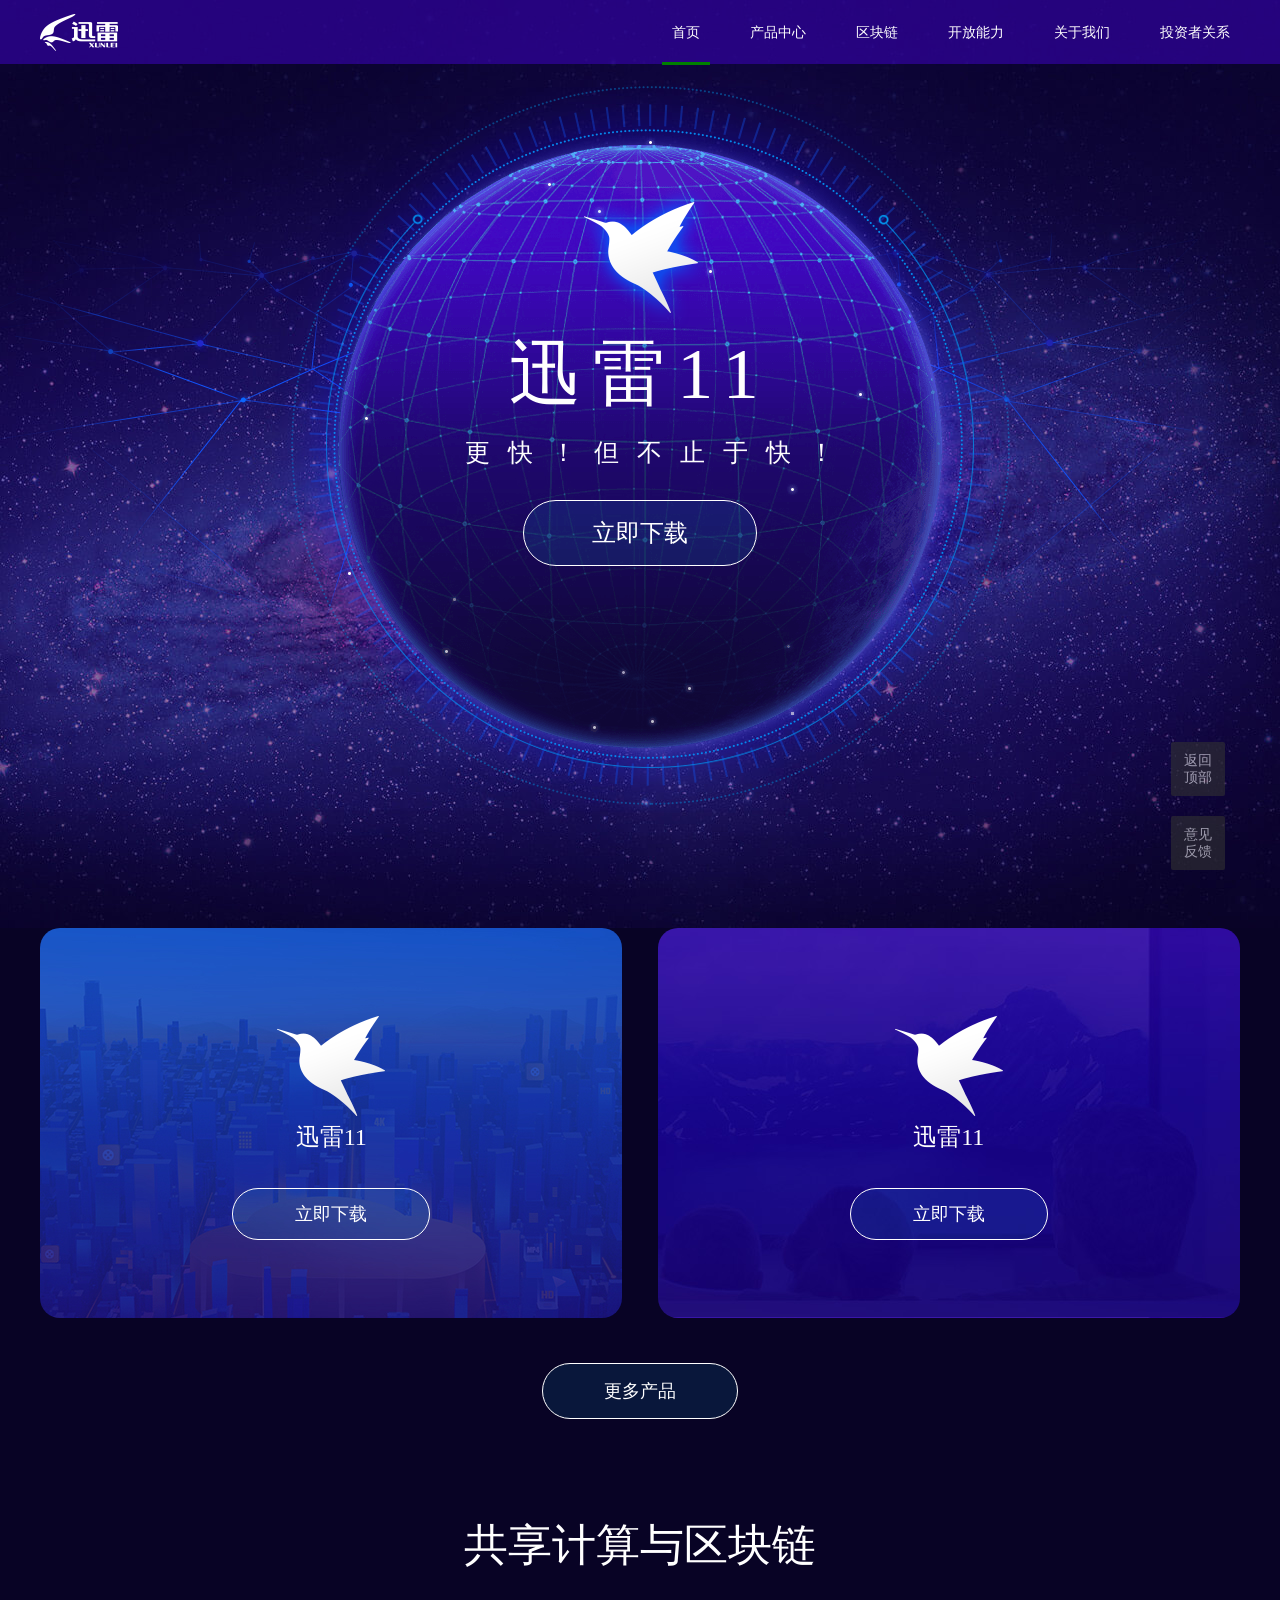
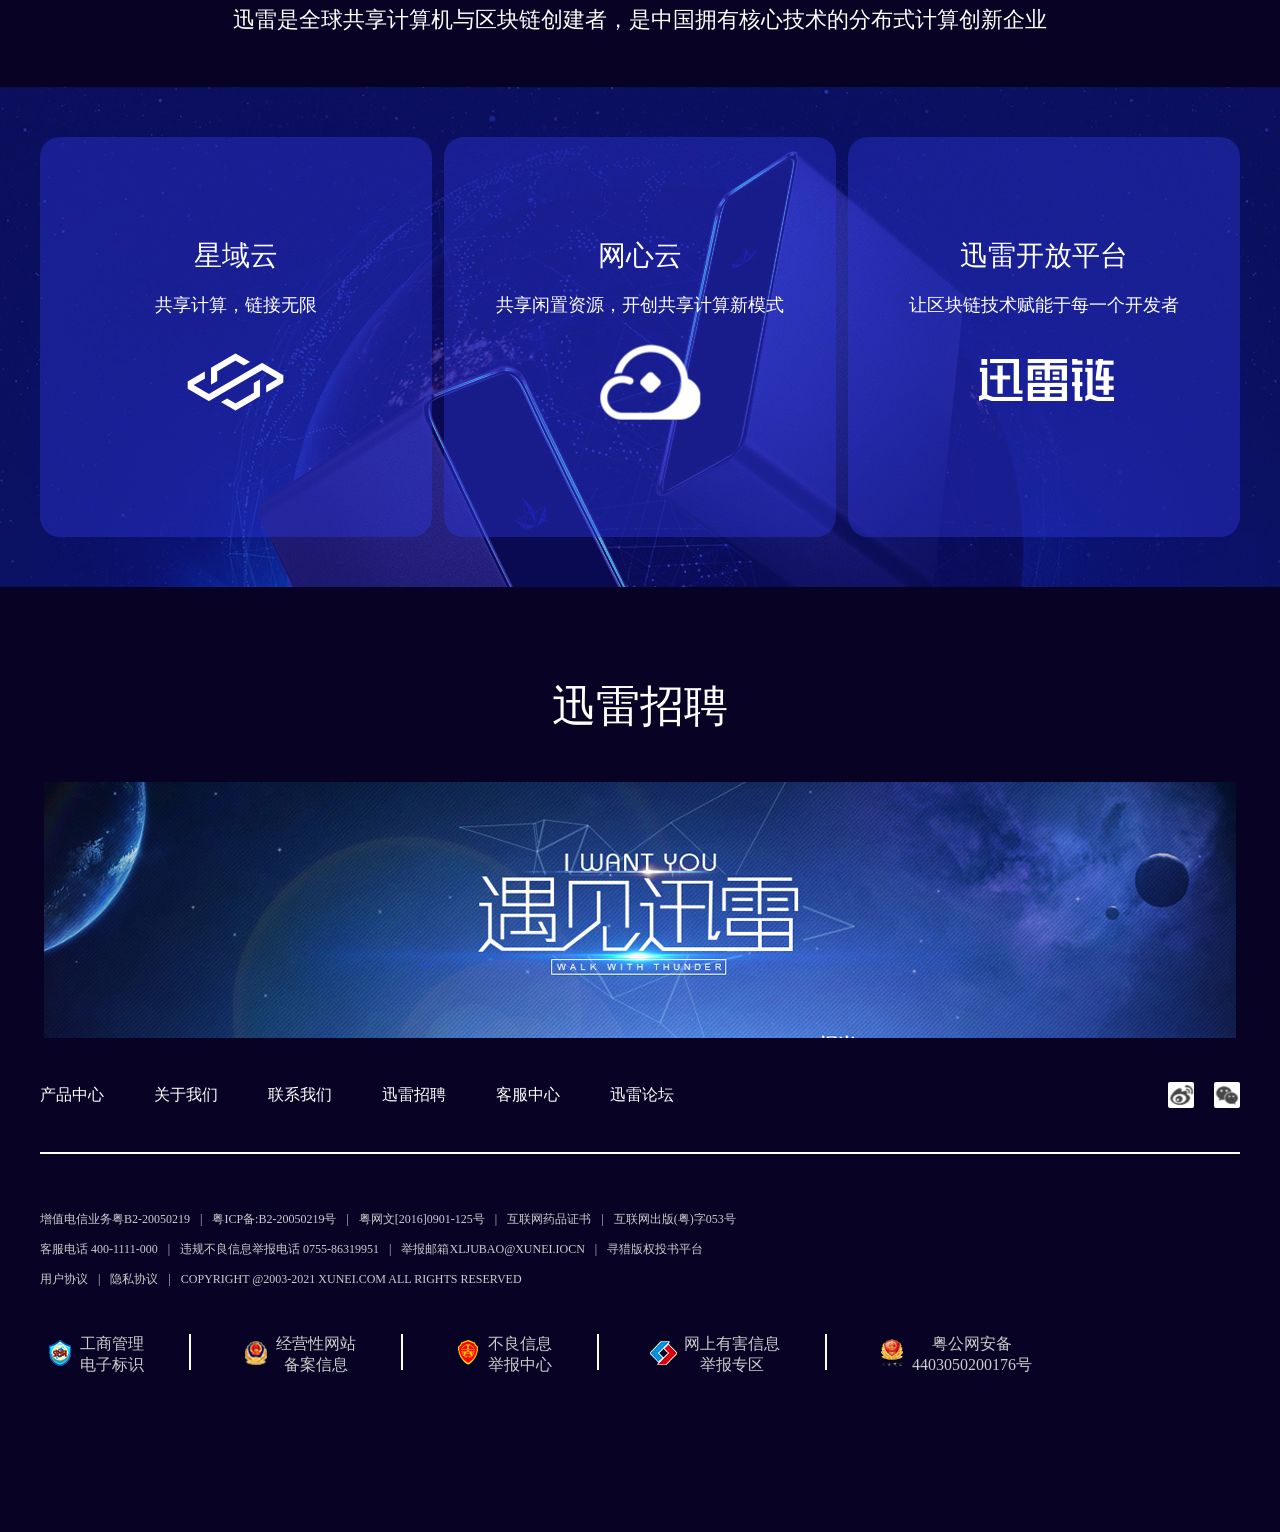
<file: index.html>
<!DOCTYPE html>
<html lang="en">
<head>
    <meta charset="UTF-8">
    <meta name="viewport" content="width=device-width, initial-scale=1.0,maximum-scale=1,user-scalable=no">
    <title>迅雷</title>
    <link rel="stylesheet" href="./xunlei/images/favicon.ico">
    <link rel="stylesheet" href="./xunlei/CSS/reset.css">
    <link rel="stylesheet" href="./xunlei/CSS/iconfont/iconfont.css">
    <link rel="stylesheet" href="./xunlei/CSS/xunlei.css">
</head>
<body>
    <!-- 导航开始 start -->
     <div class="nav">
        <div class="wrap">
            <div class="logo">
                <a href="#"></a>
                <img src="./xunlei/images/xl-logo2x.png" alt="迅雷logo">
            </div>
            <ul class="nav-bar">
                <li class="nav-active"><a href="#">首页</a>
                    <div class="nav-list-homepage">
                        <div class="nav-list-homepage-down">
                            <div class="nav-list-title">迅雷</div>
                            <ul class="xunlei-page">
                                <li class="sub-menu-item"><a href="https://pc.xunlei.com/">Windows版</a></li>
                                <li class="sub-menu-item"><a href="https://mac.xunlei.com/">Mac版</a></li>
                                <li class="sub-menu-item"><a href="https://mobile.xunlei.com/">Android版</a></li>
                                <li class="sub-menu-item"><a href="https://mobile.xunlei.com/">IOS版</a></li>
                                <li class="sub-menu-item"><a href="https://nas.xunlei.com/">NAS版</a></li>
                                <li class="sub-menu-item"><a href="https://tv.xunlei.com/">TV版</a></li>
                                <li class="sub-menu-item"><a href="https://vip.xunlei.com/index-new.html">迅雷会员</a></li>
                            </ul>
                        </div>
                        <div class="nav-list-homepage-down">
                            <div class="nav-list-title">影音娱乐</div>
                            <ul class="xunlei-page">
                                <li class="sub-menu-item" id="windows"><a href="https://video.xunlei.com/pc.html">迅雷影音Windows</a></li>
                                <li class="sub-menu-item"><a href="https://video.xunlei.com/mac.html">迅雷影音Mac</a></li>
                                <li class="sub-menu-item"><a href="https://x.xunlei.com/?from=0x30800009">迅雷浏览器</a></li>
                                <li class="sub-menu-item"><a href="https://jsq.xunlei.com/">迅雷加速器</a></li>
                                <li class="sub-menu-item"><a href="https://www.gymss.cn/?from=xl">光影魔术手</a></li>
                                <li class="sub-menu-item"><a href="https://www.gymss.cn/kantu/?from=xl">光影看图</a></li>
                            </ul>
                        </div>
                        <div class="nav-list-homepage-down">
                            <div class="nav-list-title">其他</div>
                            <ul class="xunlei-page">
                                <li class="sub-menu-item"><a href="https://blockchain.xunlei.com/">迅雷链</a></li>
                                <li class="sub-menu-item"><a href="https://feitong.xunlei.com/">非同数艺</a></li>
                                <li class="sub-menu-item"><a href="https://www.onethingcloud.com/?hmsr=Xunlei%20%E5%AE%98%E7%BD%91&hmpl=%E8%BF%85%E9%9B%B7%E5%AE%98%E7%BD%91%E5%BC%95%E6%B5%81&hmcu=&hmkw=&hmci=">网心云</a></li>
                                <li class="sub-menu-item"><a href="https://www.xycloud.com/">星誉云</a></li>
                                <li class="sub-menu-item"><a href="https://k.xunlei.com/">迅雷快鸟</a></li>
                            </ul>
                        </div>
                    </div>
                </li>
                <li><a href="#">产品中心</a></li>
                <li><a href="#">区块链</a>
                    <div class="nav-list">
                        <ul>
                            <li><a href="#">网心云</a></li>
                            <li><a href="#">迅雷链</a></li>
                            <li><a href="#">星城云</a></li>
                        </ul>
                    </div>
                </li>
                <li><a href="https://youxi.xunlei.com/gamehome?referfrom=xl_guanwang">开放能力</a></li>
                <li><a href="#">关于我们</a>
                    <div class="nav-list" id="aboutus">
                        <ul>
                            <li><a href="https://www.xunlei.com/about/?st=introduce">公司简介</a></li>
                            <li><a href="https://www.xunlei.com/about/?st=vision">迅雷愿景</a></li>
                            <li><a href="https://www.xunlei.com/about/?st=culture">迅雷文化</a></li>
                            <li><a href="https://www.xunlei.com/about/?st=development">发展历程</a></li>
                            <li><a href="https://www.xunlei.com/about/?st=achievement">公司荣誉</a></li>
                            <li><a href="https://www.xunlei.com/about/?st=management">管理团队</a></li>
                            <li><a href="https://www.xunlei.com/news/">新闻中心</a></li>
                            <li><a href="https://www.xunlei.com/about/?st=contact">联系我们</a></li>
                        </ul>
                    </div>
                </li>
                <li><a href="https://hr.xunlei.com/">投资者关系</a></li>
            </ul>
        </div>
     </div>
    <!-- 导航开始 end -->

    <!-- banner start -->
    <div class="banner">
        <div class="earth">
            <div class="banner-logo"></div>
            <div class="banner-name">迅雷11</div>
            <div class="banner-desc">更快！但不止于快！</div>
            <a href="#" class="btn">立即下载</a>
        </div>
        <div class="line-box">
            <div class="line1"></div>
            <div class="line2"></div>
        </div>
        <div class="net-box">
            <div class="net1"></div>
            <div class="net2"></div>
        </div>
    </div>
    <!-- banner end -->
    
    <!-- 主体开始 start -->
     <div class="content">
        <!-- 产品开始 start -->
         <div class="product">
            <div class="wrap">
                <div class="product-top">
                    <div>
                        <p class="product-name"></p>
                        <p class="peoduct-desc">迅雷11</p>
                        <a href="#" class="btn">立即下载</a>
                    </div>
                    <div>
                        <p class="product-name"></p>
                        <p class="peoduct-desc">迅雷11</p>
                        <a href="#" class="btn">立即下载</a>
                    </div>
                </div>
                <a href="#" class="btn product-btn">更多产品</a>
            </div>
         </div>
        <!-- 产品结束 end -->
        <!-- 中间块开始 start -->
         <div class="home">
            <h3 class="home-title">共享计算与区块链</h3>
            <p class="home-info">迅雷是全球共享计算机与区块链创建者，是中国拥有核心技术的分布式计算创新企业</p>
            <div class="home-box">
                <div class="wrap">
                    <ul>
                        <li>
                            <a href="#">
                                <!-- 行内元素 a 包含块级元素会遇到问题 与要把 a 转换为块级元素 -->
                                <div>
                                    <h4>星域云</h4>
                                    <p>共享计算，链接无限</p>
                                    <div class="home-img">

                                    </div>
                                    <!-- 行内元素包含块级元素会遇到意想不到的问题 -->
                                    <span href="#" class="btn home-btn">访问网站</span>
                                </div>
                            </a>
                        </li>
                        <li>
                            <a href="#">
                                <div>
                                    <h4>网心云</h4>
                                    <p>共享闲置资源，开创共享计算新模式</p>
                                    <div class="home-img second">

                                    </div>
                                    <!-- 行内元素包含块级元素会遇到意想不到的问题 -->
                                    <span href="#" class="btn home-btn">访问网站</span>
                                </div>
                            </a>
                        </li>
                        <li>
                            <a href="#">
                                <div>
                                    <h4>迅雷开放平台</h4>
                                    <p>让区块链技术赋能于每一个开发者</p>
                                    <div class="home-img three">

                                    </div>
                                    <!-- 行内元素包含块级元素会遇到意想不到的问题 -->
                                    <span href="#" class="btn home-btn">访问网站</span>
                                </div>
                            </a>
                        </li>
                    </ul>
                </div>
            </div>
         </div>
        <!-- 中间块结束 end -->
         
        <!-- 招聘开始 start -->
         <div class="job">
            <div class="wrap">
                <h3 class="job-title">迅雷招聘</h3>
                <div class="job-img">
                    <a href="#">
                        <img src="xunlei/images/job01.jpg" alt="有惊喜哟">
                    </a>
                </div>
            </div>
         </div>
        <!-- 招聘结束 end -->
     </div>
        
    <!-- 主体结束 end -->
    <!-- 返回页面顶部开始 start -->
     <div class="back-top">
        <a href="#" >返回<br>顶部</a>
        <a href="#" >意见<br>反馈</a>
     </div>
    <!-- 返回页面顶部结束 end -->
    <!-- 页脚开始 start -->
        <div class="foot">
            <div class="foot-start">
                <div class="wrap">
                    <ul>
                        <li><a href="#">产品中心</a></li>
                        <li><a href="#">关于我们</a></li>
                        <li><a href="#">联系我们</a></li>
                        <li><a href="#">迅雷招聘</a></li>
                        <li><a href="#">客服中心</a></li>
                        <li><a href="#">迅雷论坛</a></li>
                    </ul>
                    <ul>
                        <div>
                            <li><img id="img-wx" src="./xunlei/images/wx.png" alt="微信">
                            <!-- <div class="foot-img">
                                <img src="./xunlei/images/6059b72a207c4.png" alt="迅雷联系">
                            </div> -->
                            </li>
                            <li><img src="./xunlei/images/wb.png" alt="微博"></li>
                        </div>
                    </ul>
                </div>
            </div>
            <div class="foot-mid">
                <div class="wrap">
                    <ul>
                        <li>
                            <div class="foot1">
                            <ul>
                                <li><a href="#">增值电信业务粤B2-20050219</a><span>|</span></li>
                                <li><a href="#">粤ICP备:B2-20050219号</a><span>|</span></li>
                                <li><a href="#">粤网文[2016]0901-125号</a><span>|</span></li>
                                <li><a href="#">互联网药品证书</a><span>|</span></li>
                                <li><a href="#">互联网出版(粤)字053号</a></li>
                            </ul>
                            </div>
                        </li>
                        <br>
                        <li>
                            <div class="foot2">
                            <ul>
                                <li><a href="#">客服电话 400-1111-000</a><span>|</span></li>
                                <li><a href="#">违规不良信息举报电话 0755-86319951</a><span>|</span></li>
                                <li><a href="#">举报邮箱XLJUBAO@XUNEI.IOCN</a><span>|</span></li>
                                <li><a href="#">寻猎版权投书平台</a></li>
                            </ul>
                            </div>
                        </li>
                        <br>
                        <li>
                            <div class="foot3">
                            <ul>
                                <li><a href="#">用户协议</a><span>|</span></li>
                                <li><a href="#">隐私协议</a><span>|</span></li>
                                <li><a href="#">COPYRIGHT @2003-2021 XUNEI.COM ALL RIGHTS RESERVED</a></li>
                            </ul>
                            </div>
                        </li>
                    </ul>
                </div>
            </div>
            <div class="foot-last">
                <div class="wrap">
                    <ul>
                        <li>
                            <div class="foot-icon" id="foot-icon1">
                                <div>
                                    <img src="./xunlei/images/safe_2.png" alt="">
                                </div>
                                <div>
                                    <ul>
                                        <li>工商管理</li>
                                        <li>电子标识</li>
                                    </ul>
                                </div>
                            </div>
                        </li>
                        <li>
                            <div class="foot-icon">
                                <div>
                                    <img src="./xunlei/images/safe_6.png" alt="">
                                </div>
                                <div>
                                    <ul>
                                        <li>经营性网站</li>
                                        <li>备案信息</li>
                                    </ul>
                                </div>
                            </div>
                        </li>
                        <li>
                            <div class="foot-icon">
                                <div>
                                    <img src="./xunlei/images/safe_3.png" alt="">
                                </div>
                                <div>
                                    <ul>
                                        <li>不良信息</li>
                                        <li>举报中心</li>
                                    </ul>
                                </div>
                            </div>
                        </li>
                        <li>
                            <div class="foot-icon">
                                <div>
                                    <img src="./xunlei/images/safe_4.png" alt="">
                                </div>
                                <div>
                                    <ul>
                                        <li>网上有害信息</li>
                                        <li>举报专区</li>
                                    </ul>
                                </div>
                            </div>
                        </li>
                        <li>
                            <div class="foot-icon" id="foot-icon3">
                                <div>
                                    <img src="./xunlei/images/safe_5.png" alt="">
                                </div>
                                <div>
                                    <ul>
                                        <li>粤公网安备</li>
                                        <li>4403050200176号</li>
                                    </ul>
                                </div>
                            </div>
                        </li>
                    </ul>
                </div>
            </div>
        </div>
    <!-- 页脚结束 end -->
</body>
</html>
</file>
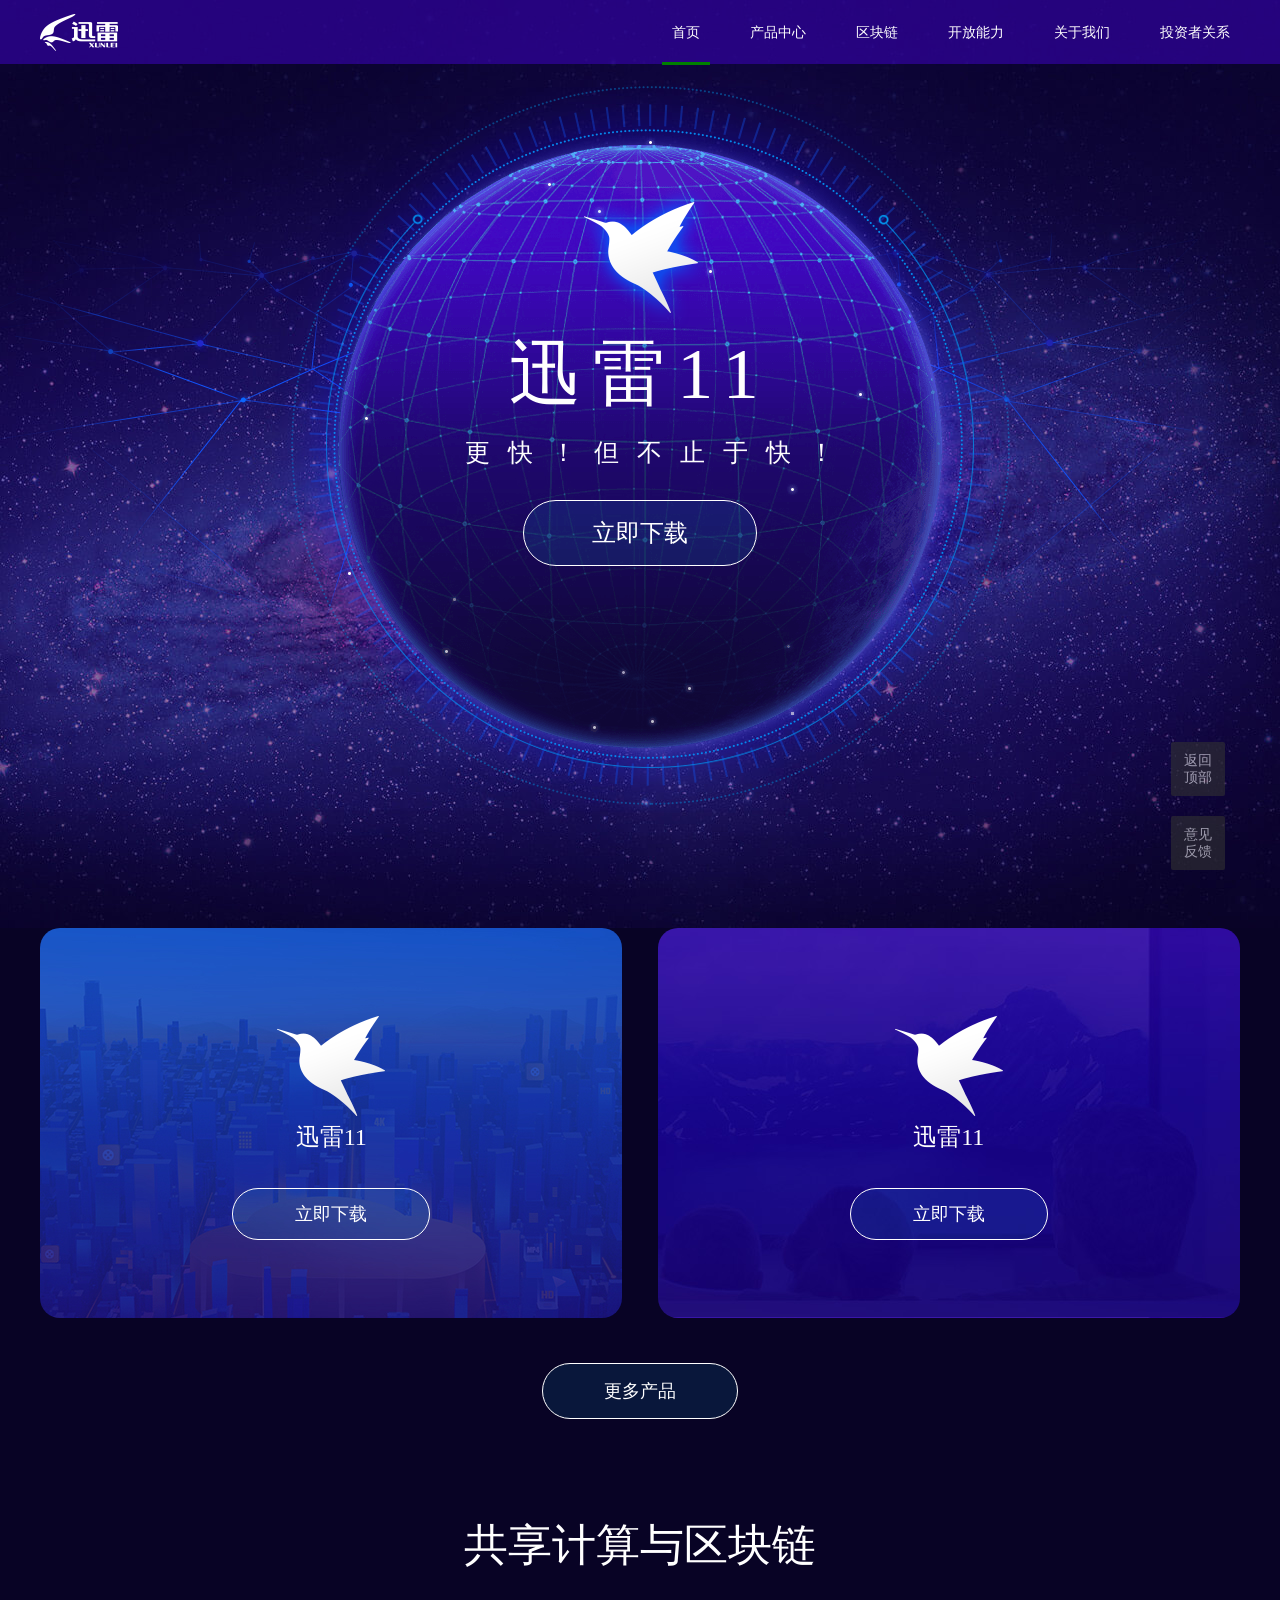
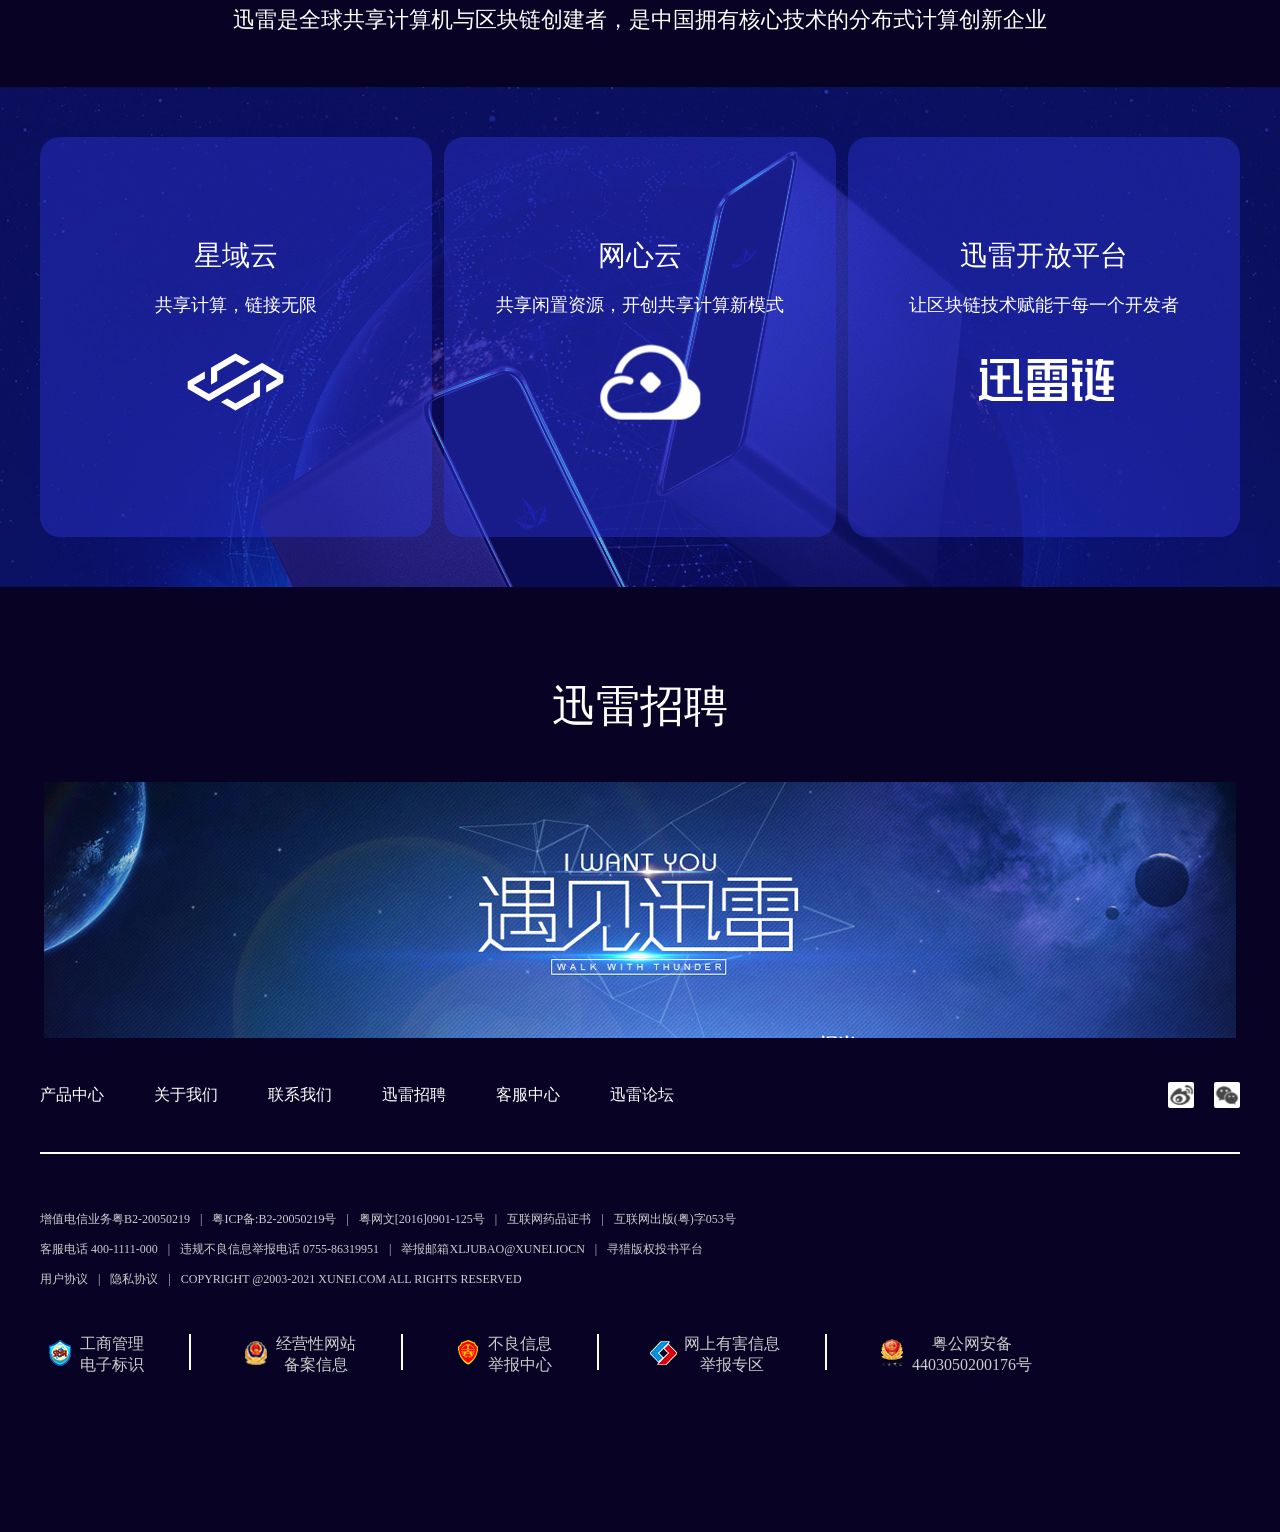
<file: xunlei/index.html>
<!DOCTYPE html>
<html lang="en">
<head>
    <meta charset="UTF-8">
    <meta name="viewport" content="width=device-width, initial-scale=1.0,maximum-scale=1,user-scalable=no">
    <title>迅雷</title>
    <link rel="stylesheet" href="./images/favicon.ico">
    <link rel="stylesheet" href="./CSS/reset.css">
    <link rel="stylesheet" href="./CSS/iconfont/iconfont.css">
    <link rel="stylesheet" href="./CSS/xunlei.css">
</head>
<body>
    <!-- 导航开始 start -->
     <div class="nav">
        <div class="wrap">
            <div class="logo">
                <a href="#"></a>
                <img src="./images/xl-logo2x.png" alt="迅雷logo">
            </div>
            <ul class="nav-bar">
                <li class="nav-active"><a href="#">首页</a>
                    <div class="nav-list-homepage">
                        <div class="nav-list-homepage-down">
                            <div class="nav-list-title">迅雷</div>
                            <ul class="xunlei-page">
                                <li class="sub-menu-item"><a href="https://pc.xunlei.com/">Windows版</a></li>
                                <li class="sub-menu-item"><a href="https://mac.xunlei.com/">Mac版</a></li>
                                <li class="sub-menu-item"><a href="https://mobile.xunlei.com/">Android版</a></li>
                                <li class="sub-menu-item"><a href="https://mobile.xunlei.com/">IOS版</a></li>
                                <li class="sub-menu-item"><a href="https://nas.xunlei.com/">NAS版</a></li>
                                <li class="sub-menu-item"><a href="https://tv.xunlei.com/">TV版</a></li>
                                <li class="sub-menu-item"><a href="https://vip.xunlei.com/index-new.html">迅雷会员</a></li>
                            </ul>
                        </div>
                        <div class="nav-list-homepage-down">
                            <div class="nav-list-title">影音娱乐</div>
                            <ul class="xunlei-page">
                                <li class="sub-menu-item" id="windows"><a href="https://video.xunlei.com/pc.html">迅雷影音Windows</a></li>
                                <li class="sub-menu-item"><a href="https://video.xunlei.com/mac.html">迅雷影音Mac</a></li>
                                <li class="sub-menu-item"><a href="https://x.xunlei.com/?from=0x30800009">迅雷浏览器</a></li>
                                <li class="sub-menu-item"><a href="https://jsq.xunlei.com/">迅雷加速器</a></li>
                                <li class="sub-menu-item"><a href="https://www.gymss.cn/?from=xl">光影魔术手</a></li>
                                <li class="sub-menu-item"><a href="https://www.gymss.cn/kantu/?from=xl">光影看图</a></li>
                            </ul>
                        </div>
                        <div class="nav-list-homepage-down">
                            <div class="nav-list-title">其他</div>
                            <ul class="xunlei-page">
                                <li class="sub-menu-item"><a href="https://blockchain.xunlei.com/">迅雷链</a></li>
                                <li class="sub-menu-item"><a href="https://feitong.xunlei.com/">非同数艺</a></li>
                                <li class="sub-menu-item"><a href="https://www.onethingcloud.com/?hmsr=Xunlei%20%E5%AE%98%E7%BD%91&hmpl=%E8%BF%85%E9%9B%B7%E5%AE%98%E7%BD%91%E5%BC%95%E6%B5%81&hmcu=&hmkw=&hmci=">网心云</a></li>
                                <li class="sub-menu-item"><a href="https://www.xycloud.com/">星誉云</a></li>
                                <li class="sub-menu-item"><a href="https://k.xunlei.com/">迅雷快鸟</a></li>
                            </ul>
                        </div>
                    </div>
                </li>
                <li><a href="#">产品中心</a></li>
                <li><a href="#">区块链</a>
                    <div class="nav-list">
                        <ul>
                            <li><a href="#">网心云</a></li>
                            <li><a href="#">迅雷链</a></li>
                            <li><a href="#">星城云</a></li>
                        </ul>
                    </div>
                </li>
                <li><a href="https://youxi.xunlei.com/gamehome?referfrom=xl_guanwang">开放能力</a></li>
                <li><a href="#">关于我们</a>
                    <div class="nav-list" id="aboutus">
                        <ul>
                            <li><a href="https://www.xunlei.com/about/?st=introduce">公司简介</a></li>
                            <li><a href="https://www.xunlei.com/about/?st=vision">迅雷愿景</a></li>
                            <li><a href="https://www.xunlei.com/about/?st=culture">迅雷文化</a></li>
                            <li><a href="https://www.xunlei.com/about/?st=development">发展历程</a></li>
                            <li><a href="https://www.xunlei.com/about/?st=achievement">公司荣誉</a></li>
                            <li><a href="https://www.xunlei.com/about/?st=management">管理团队</a></li>
                            <li><a href="https://www.xunlei.com/news/">新闻中心</a></li>
                            <li><a href="https://www.xunlei.com/about/?st=contact">联系我们</a></li>
                        </ul>
                    </div>
                </li>
                <li><a href="https://hr.xunlei.com/">投资者关系</a></li>
            </ul>
        </div>
     </div>
    <!-- 导航开始 end -->

    <!-- banner start -->
    <div class="banner">
        <div class="earth">
            <div class="banner-logo"></div>
            <div class="banner-name">迅雷11</div>
            <div class="banner-desc">更快！但不止于快！</div>
            <a href="#" class="btn">立即下载</a>
        </div>
        <div class="line-box">
            <div class="line1"></div>
            <div class="line2"></div>
        </div>
        <div class="net-box">
            <div class="net1"></div>
            <div class="net2"></div>
        </div>
    </div>
    <!-- banner end -->
    
    <!-- 主体开始 start -->
     <div class="content">
        <!-- 产品开始 start -->
         <div class="product">
            <div class="wrap">
                <div class="product-top">
                    <div>
                        <p class="product-name"></p>
                        <p class="peoduct-desc">迅雷11</p>
                        <a href="#" class="btn">立即下载</a>
                    </div>
                    <div>
                        <p class="product-name"></p>
                        <p class="peoduct-desc">迅雷11</p>
                        <a href="#" class="btn">立即下载</a>
                    </div>
                </div>
                <a href="#" class="btn product-btn">更多产品</a>
            </div>
         </div>
        <!-- 产品结束 end -->
        <!-- 中间块开始 start -->
         <div class="home">
            <h3 class="home-title">共享计算与区块链</h3>
            <p class="home-info">迅雷是全球共享计算机与区块链创建者，是中国拥有核心技术的分布式计算创新企业</p>
            <div class="home-box">
                <div class="wrap">
                    <ul>
                        <li>
                            <a href="#">
                                <!-- 行内元素 a 包含块级元素会遇到问题 与要把 a 转换为块级元素 -->
                                <div>
                                    <h4>星域云</h4>
                                    <p>共享计算，链接无限</p>
                                    <div class="home-img">

                                    </div>
                                    <!-- 行内元素包含块级元素会遇到意想不到的问题 -->
                                    <span href="#" class="btn home-btn">访问网站</span>
                                </div>
                            </a>
                        </li>
                        <li>
                            <a href="#">
                                <div>
                                    <h4>网心云</h4>
                                    <p>共享闲置资源，开创共享计算新模式</p>
                                    <div class="home-img second">

                                    </div>
                                    <!-- 行内元素包含块级元素会遇到意想不到的问题 -->
                                    <span href="#" class="btn home-btn">访问网站</span>
                                </div>
                            </a>
                        </li>
                        <li>
                            <a href="#">
                                <div>
                                    <h4>迅雷开放平台</h4>
                                    <p>让区块链技术赋能于每一个开发者</p>
                                    <div class="home-img three">

                                    </div>
                                    <!-- 行内元素包含块级元素会遇到意想不到的问题 -->
                                    <span href="#" class="btn home-btn">访问网站</span>
                                </div>
                            </a>
                        </li>
                    </ul>
                </div>
            </div>
         </div>
        <!-- 中间块结束 end -->
         
        <!-- 招聘开始 start -->
         <div class="job">
            <div class="wrap">
                <h3 class="job-title">迅雷招聘</h3>
                <div class="job-img">
                    <a href="#">
                        <img src="images/job01.jpg" alt="有惊喜哟">
                    </a>
                </div>
            </div>
         </div>
        <!-- 招聘结束 end -->
     </div>
        
    <!-- 主体结束 end -->
    <!-- 返回页面顶部开始 start -->
     <div class="back-top">
        <a href="#" >返回<br>顶部</a>
        <a href="#" >意见<br>反馈</a>
     </div>
    <!-- 返回页面顶部结束 end -->
    <!-- 页脚开始 start -->
        <div class="foot">
            <div class="foot-start">
                <div class="wrap">
                    <ul>
                        <li><a href="#">产品中心</a></li>
                        <li><a href="#">关于我们</a></li>
                        <li><a href="#">联系我们</a></li>
                        <li><a href="#">迅雷招聘</a></li>
                        <li><a href="#">客服中心</a></li>
                        <li><a href="#">迅雷论坛</a></li>
                    </ul>
                    <ul>
                        <div>
                            <li><img id="img-wx" src="./images/wx.png" alt="微信">
                            <!-- <div class="foot-img">
                                <img src="./images/6059b72a207c4.png" alt="迅雷联系">
                            </div> -->
                            </li>
                            <li><img src="./images/wb.png" alt="微博"></li>
                        </div>
                    </ul>
                </div>
            </div>
            <div class="foot-mid">
                <div class="wrap">
                    <ul>
                        <li>
                            <div class="foot1">
                            <ul>
                                <li><a href="#">增值电信业务粤B2-20050219</a><span>|</span></li>
                                <li><a href="#">粤ICP备:B2-20050219号</a><span>|</span></li>
                                <li><a href="#">粤网文[2016]0901-125号</a><span>|</span></li>
                                <li><a href="#">互联网药品证书</a><span>|</span></li>
                                <li><a href="#">互联网出版(粤)字053号</a></li>
                            </ul>
                            </div>
                        </li>
                        <br>
                        <li>
                            <div class="foot2">
                            <ul>
                                <li><a href="#">客服电话 400-1111-000</a><span>|</span></li>
                                <li><a href="#">违规不良信息举报电话 0755-86319951</a><span>|</span></li>
                                <li><a href="#">举报邮箱XLJUBAO@XUNEI.IOCN</a><span>|</span></li>
                                <li><a href="#">寻猎版权投书平台</a></li>
                            </ul>
                            </div>
                        </li>
                        <br>
                        <li>
                            <div class="foot3">
                            <ul>
                                <li><a href="#">用户协议</a><span>|</span></li>
                                <li><a href="#">隐私协议</a><span>|</span></li>
                                <li><a href="#">COPYRIGHT @2003-2021 XUNEI.COM ALL RIGHTS RESERVED</a></li>
                            </ul>
                            </div>
                        </li>
                    </ul>
                </div>
            </div>
            <div class="foot-last">
                <div class="wrap">
                    <ul>
                        <li>
                            <div class="foot-icon" id="foot-icon1">
                                <div>
                                    <img src="./images/safe_2.png" alt="">
                                </div>
                                <div>
                                    <ul>
                                        <li>工商管理</li>
                                        <li>电子标识</li>
                                    </ul>
                                </div>
                            </div>
                        </li>
                        <li>
                            <div class="foot-icon">
                                <div>
                                    <img src="./images/safe_6.png" alt="">
                                </div>
                                <div>
                                    <ul>
                                        <li>经营性网站</li>
                                        <li>备案信息</li>
                                    </ul>
                                </div>
                            </div>
                        </li>
                        <li>
                            <div class="foot-icon">
                                <div>
                                    <img src="./images/safe_3.png" alt="">
                                </div>
                                <div>
                                    <ul>
                                        <li>不良信息</li>
                                        <li>举报中心</li>
                                    </ul>
                                </div>
                            </div>
                        </li>
                        <li>
                            <div class="foot-icon">
                                <div>
                                    <img src="./images/safe_4.png" alt="">
                                </div>
                                <div>
                                    <ul>
                                        <li>网上有害信息</li>
                                        <li>举报专区</li>
                                    </ul>
                                </div>
                            </div>
                        </li>
                        <li>
                            <div class="foot-icon" id="foot-icon3">
                                <div>
                                    <img src="./images/safe_5.png" alt="">
                                </div>
                                <div>
                                    <ul>
                                        <li>粤公网安备</li>
                                        <li>4403050200176号</li>
                                    </ul>
                                </div>
                            </div>
                        </li>
                    </ul>
                </div>
            </div>
        </div>
    <!-- 页脚结束 end -->
</body>
</html>
</file>
<file: xunlei/CSS/iconfont/iconfont.css>
@font-face {font-family: "iconfont";
  src: url('iconfont.eot?t=1530080577468'); /* IE9*/
  src: url('iconfont.eot?t=1530080577468#iefix') format('embedded-opentype'), /* IE6-IE8 */
  url('[data-uri]') format('woff'),
  url('iconfont.ttf?t=1530080577468') format('truetype'), /* chrome, firefox, opera, Safari, Android, iOS 4.2+*/
  url('iconfont.svg?t=1530080577468#iconfont') format('svg'); /* iOS 4.1- */
}

.iconfont {
  font-family:"iconfont" !important;
  font-size:16px;
  font-style:normal;
  -webkit-font-smoothing: antialiased;
  -moz-osx-font-smoothing: grayscale;
}

.icon-iconmore:before { content: "\e609"; }

.icon-chanpin:before { content: "\e67b"; }

.icon-xiangxiajiantou:before { content: "\e60c"; }
</file>
<file: xunlei/CSS/xunlei.css>
/* 导航开始 start */
.nav{
    position: fixed;
    top: 0;
    left: 0;
    width: 100%;
    height: 64px;
    line-height: 64px;
    background-color: rgba(53, 4, 166, 0.659);
    transition: all 0.3s;
    z-index: 999;
}

.nav:hover{
    background-color: rgba(0,0,0,0.8);
}

.wrap{
    width: 1200px;
    margin: 0 auto;
}

.logo{
    float: left;
}

.logo img{
    width: 78px;
    margin-top: 14px;
}

.nav-bar{
    float: right;
}

.nav-bar>li{
    position: relative;
    float: left;
    padding: 0 10px;
    margin-left: 30px;
}

.nav-bar a{
    color: #fff;
    font-size: 14px;
}

.nav-bar>li:after{
    content: "";
    bottom: 0;
    left: 0;
    width: 100%;
    height: 3px;
    background-color: green;
    position: absolute;
    /* 缩放 */
    transform: scaleX(0);
    transition: all 0.4s ;
}

.nav-bar>.nav-active::after{
    transform: scaleX(1);
}

.nav-bar>li:hover::after{
    transform: scaleX(1);
}

/* 下拉 start */
.nav-list{
    position: absolute;
    top: 64px;
    left: 50%;
    margin-left: -50px;
    width: 100px;
    height: 0px;
    overflow: hidden;
    background-color: rgba(0,0,0,0.9);
    border-radius: 0 0 8px 8px;
    /* display: none; */
    transition: all 0.4s;
}

/* 所有产品 start */

.nav-list-homepage{
    position: absolute;
    top: 64px;
    width: 476px;
    height: 0px;
    overflow: hidden;
    left: -33px;
    background-color: rgba(0,0,0,0.9);
    border: none;
    border-radius: 0 0 8px 8px;
    /* display: none; */
    transition: all 0.4s;
}

.nav-active:hover .nav-list-homepage{
    /* display: block; */
    height: 400px;
}

.sub-menu-item{    
    text-align: left;
    margin: 0;
    width: 145px;
    height: 50px;
}


.sub-menu-item a{
    font-size: 14px;
    font-style: normal;
    font-weight: 400px;
    line-height: 20px;
    padding: 15px 0 15px 20px;
    color: #ccc;
}

.sub-menu-item a:hover{
    color: #1070ff;
}

.nav-list-homepage-down>.nav-list-title{
    height: 50px;
    color: #ccc;
    font-size: 16px;
    font-weight: 600;
    padding-right: 30px;
    justify-content: flex-start;
    /* line-height: 50px; */
}

.nav-list-homepage-down{
    width: 130px;
    height: 400px;
    float: left;
    margin-right: 20px;
}

.nav-list-homepage-down div:last-child{
    margin-left: 20px;
    margin-right: 0;
    width: 100px;
}



/* 解决bug */



.nav-list-homepage li{
    border-top: 1px solid rgba(255,255,255,0.1);
    box-sizing: border-box;
    height: 50px;
    line-height: 50px;
}

/* 所有产品 end */


.nav-bar>li:hover>#aboutus{
    height: 335px;
}

.nav-bar>li:hover>.nav-list{
     /* display: block;  */
    height: 125px;
}

.nav-list li{
    height: 41px;
    line-height: 41px;
    border-top: 1px solid rgba(255,255,255,0.1);
}

.nav-list li:first-child{
    border-top: none;
}

.nav-list a{
    color: #ccc;
}

.nav-list a:hover{
    color: #0f97ff;
}
/* 下拉 end */

/* 导航结束 end */


/* banner start */
.banner{
    position: relative;
    width: 100%;
    height: 1080px;
    background: #080325 url("../images/banner_bg.jpg") no-repeat center top;
    /* 下面主体的容器网上移动152px */
    margin-bottom: -152px;
}

/* 球 */
.earth{
    z-index: 800;
    position: absolute;
    top: 82px;
    left: 50%;
    margin-left: -365px;
    width: 730px;
    height: 730px;
    background: url("../images/earth01.png") no-repeat;
}

.line-box{
    position: absolute;
    top: 70px;
    left: 50%;
    margin-left: -365px;
    width: 750px;
    height: 750px;
    /* background-color: red; */
}

.line1{
    position: absolute;
    top: 50%;
    left: 50%;
    margin-left: -359.5px;
    margin-top: -359.5px;
    width: 719px;
    height: 719px;
    background: url(../images/spr_bannerPathway.png) no-repeat ;
    background-position: -2436px 0px;
    animation: rotate1 30s linear infinite;
}

.line2{
    position: absolute;
    top: 50%;
    left: 50%;
    margin-left: -324px;
    margin-top: -337px;
    width: 648px;
    height: 674px;
    background: url(../images/spr_bannerPathway.png) no-repeat;
    background-position: -2436px -724px;
    animation: rotate2 20s linear infinite;
}

/* 定义动画 */
@keyframes rotate1{
    0%{
        transform: rotate(0deg);
    }
    100%{
        transform: rotate(360deg);
    }
}


@keyframes rotate2{
    0%{
        transform: rotate(0deg);
    }
    100%{
        transform: rotate(-360deg);
    }
}

/* 网 */
.net-box{
    position: relative;
    width: 100%;
    height: 1080px;
    /* background-color: red; */
}
.net1,.net2{
    position: absolute;
    top: 228px;
    background: url("../images/spr_bannerPathway.png") no-repeat;
}

.net1{
    left: -10px;
    width: 910px;
    height: 514px;
    /* background-color: green; */
    background-position: -925px -2510px;
}

.net2{
    /* position: absolute; */
    width: 920px;
    /* top: 228px; */
    right: 10px;
    height: 515px;
    /* background-color: pink; */
    /* background: url("../images/safe_1.png") no-repeat; */
    background-position: 0px -2510px;
}

/* 球里面的细节 */
.banner-logo{
    width: 160px;
    height: 160px;
    margin: 96px auto 0;
    background: url("../images/spr_bannerTab.png");
}

.banner-name{
    color: #fefefe;
    font-weight: lighter;
    font-size: 72px;
    line-height: 1;
    letter-spacing: 12px;
}

.banner-desc{
    color:#fefefe;
    font-size: 25px;
    line-height: 1;
    font-weight: lighter;
    letter-spacing: 18px;
    margin-top: 30px;
    margin-right: -37px;
}

.btn{
    position: relative;
    display: block;
    width: 232px;
    height: 64px;
    border: 1px solid #fff;
    margin: 35px auto 0;
    border-radius: 33px;
    color: #fff;
    font-size: 24px;
    line-height: 64px;
    background-color: rgba(26,197,255,0.1);
    overflow: hidden;
}

.btn::after{
    position: absolute;
    top: 0;
    left: 0;
    content: "";
    width: 100%;
    height: 100%;
    background-color: rgba(255, 255, 255, 0.25);
    border-radius: 33px;
    /* 半路显示 */
    transform: scaleX(0.4);
    opacity: 0;
    transition: all .2s;
}

/* 鼠标悬停到btn ::after出来 */
.btn:hover::after{
    transform: scaleX(1);
    opacity: 1;
}


/* banner end */

/* 主题样式 start */
.content{
    /* 堆叠顺序必须配合定位使用 */
    width: 100%;
    background-color: #080325;
    position: relative;
    z-index: 666;
    /* 自动找高 */
    overflow: hidden;
}
/* 产品开始 start */
.product{
    width: 100%;
    height: 498px;
}

.product-top{
    width: 100%;
    height: 390px;
}

.product-top>div{
    width: 48.533%;
    height: 100%;
    float: left;
    border-radius: 20px;
    font-size: 24px;
    background-image: url(../images/product01.jpg);
    color: #fefefe;
}

.product-top>div:last-child{
    float: right;
    background-image: url(../images/product03.jpg);
}

.product-name{
    width: 118px;
    height: 110px;
    background: url(../images/spr_bannerTab.png);
    background-position: 0px -330px;
    margin: 83px auto 0;
}

.product-desc{
    margin-top: 4px;
}

.product-top .btn{
    width: 196px;
    height: 50px;
    line-height: 50px;
    border-radius: 26px;
    font-size: 18px;
}

.product-btn{
    margin-top: 45px;
    width: 194px;
    height: 54px;
    line-height: 54px;
    border-radius: 28px;
    font-size: 18px;
}
/* 产品开始 end */

/* 中间块样式开始 start */
.home{
    margin-top: 90px;
    color: #fff;

}

.home-title{
    font-size: 44px;
    font-weight: lighter;
}

.home-info{
    font-size: 22px;
    font-weight: lighter;
    margin-top: 30px;
}

.home-box{
    width: 100%;
    height: 500px;
    background: url("../images/onething.jpg") center;
    margin-top: 52px;
}

.home-box li{
    width: 392px;
    height: 400px;
    background-color: rgba(46,56,223,.4);
    float: left;
    border-radius: 20px;
    margin-top: 50px;
}

.home-box li:hover{
    background-color: rgba(49,59,232,.7);
}

.home-box li:nth-child(2){
    margin: 50px 12px;
}

.home-box a{
    display: block;
    color: #fefefe;
}

.home-box h4{
    margin-top: 100px;
    font-size: 28px;
    font-weight: lighter;
    transition: all 0.5s;
}

.home-box  p{
    font-size: 18px;
    margin-top: 18px;
    transition: all 0.5s;
}

.home-img{
    width: 152px;
    height: 90px;
    margin: 20px auto 0;
    background: url("../images/spr_bannerTab.png");
    transition: all 0.5s;
    background-position: -330px -95px;
}

.second{
    background-position: 431.3px -166.4px;
}

.three{
    background-position: -327px -2px;
}


.home-btn{
    width: 165px;
    height: 46px;
    line-height: 46px;
    border-radius: 24px;
    font-size: 16px;
    transition: all 0.5s;
    opacity: 0;
}

/* 往上移动 */
.home-box li:hover h4{
    transform: translateY(-28px);
}

.home-box li:hover p{
    transform: translateY(-20px);
    opacity: 0;
}

.home-box li:hover .home-img{
    transform: translateY(-76px);
}

.home-box li:hover .home-btn{
    transform: translateY(-94px);
    opacity: 1;
}
/* 中间块样式结束 end */

/* 招聘样式开始 start */

.job{
    background-color: #080325;
}

.job-title{
    color: #fff;
    font-size: 44px;
    font-weight: lighter;
    margin-top: 90px;
}

.job-img{
    margin: 46px 0 40px;
}

/* 招聘样式结束 end */
/* 主题样式 end */
/* 返回页面顶部样式开始 start */
.back-top{
    position: fixed;
    bottom: 30px;
    right: 55px;
    width: 54px;
    height: 128px;
    z-index: 888;
}

.back-top>a{
    width: 54px;
    height: 54px;
    display: block;
    background-color: #333;
    color: #fff;
    padding: 10px 0;
    box-sizing: border-box;
    font-size: 14px;
    line-height: 17px;
    font-weight: lighter;
    border-radius: 2px;
    opacity: .6;
    transform: all .25s;
}

.back-top>a:hover{
    opacity: .9;
}

.back-top>a:first-child{
    margin-bottom: 20px;
}
/* 返回页面顶部样式结束 end */


/* 页脚开始 start */
.foot{
    width: 100%;
    height: 450px;
    background-color: #080325;
}
.foot-start{
    width: 1200px;
    height: 30px;
    margin: 0 auto;
    padding-bottom: 40px;
    border-bottom: 2px solid #fff;
}

.foot-start div{
    height: 30px;
}

.foot-start a{
    width: 64px;
    height: 26px;
    font-size: 16px;
    font-weight: 400;
    line-height: 26px;
    float: left;
    color: #fff;
    font-style: normal;
    padding-right: 50px;
}

.foot-start img{
    width: 26px;
    height: 26px;
    float: right;
    margin-right: 20px;
    background-color: #fff;
    border-radius: 2px;
    transition: all 0.4s;
}

#img-wx{
    margin-right: 0;
    /* position: relative; */
}

.foot-start img:hover{
    background-color: rgba(255, 0, 47, 0.556);
}

/* .foot-img{
    width: 175px;
    height: 180px;
    background-color: #fff;
    box-shadow: 0 1px 5px #aaa;
    position: absolute;
    bottom: 20px;
    left: 50%;
    /* overflow: hidden; 
} */

.foot-mid{
    font-size: 12px;
    font-style: normal;
    font-weight: 400px;
    line-height: 30px;
    margin-top: 50px;
}

.foot-mid a{
    color: #ccc;
}

.foot-mid span{
    color: #ccc;
    margin: auto 10px;
}

.foot1, .foot2, .foot3{
    width: 100%;
    height: 30px;
}

.foot-mid li{
    float: left;
}

.foot-icon {
    height: 36px;
    color: #ccc;
    float: left;
    padding-left: 45px;
    padding-right: 45px;
    border-right: 2px solid #fefefe;
}

#foot-icon1{
    padding-left: 0;
}

#foot-icon3{
    border-right: none;
}

/* .foot-last .foot-icon:first-child{
    padding-left: 0;
} */

/* .foot-last .foot-icon:last-child{
    border-right: none;
} */

.foot-icon div{
    float: left;
}

.foot-last{
    width: 100%;
    height: 50px;
    margin-top: 70px;
}
/* 页脚结束 end */
</file>
